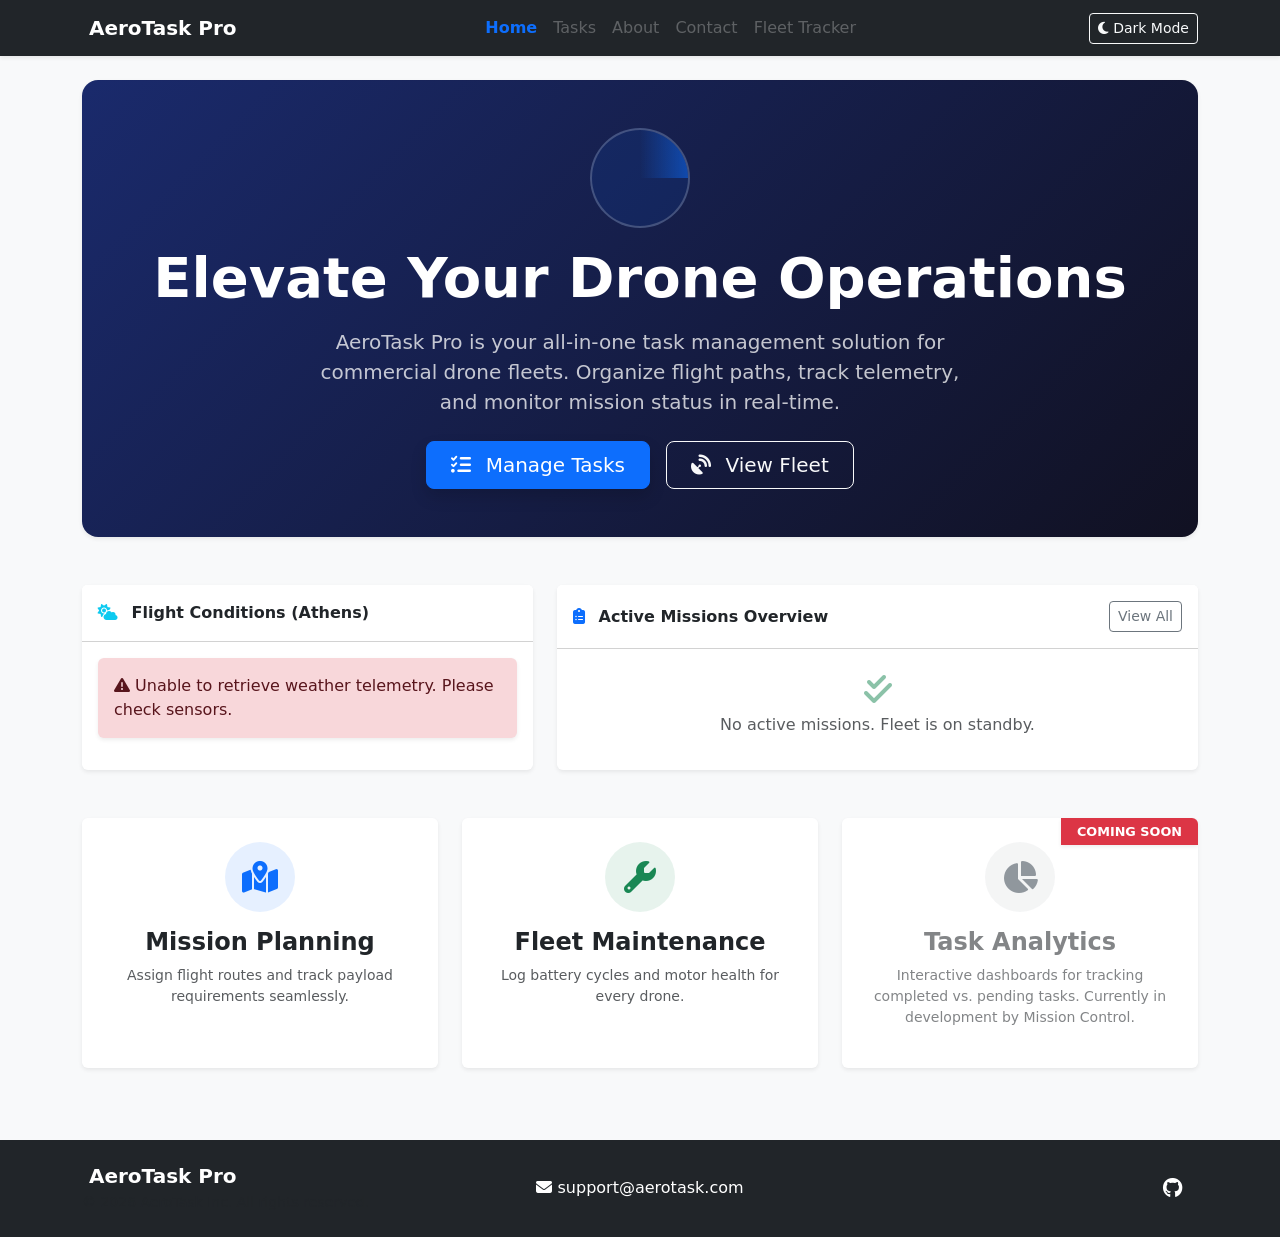
<file: index.html>
<!doctype html>
<html lang="en">
  <head>
    <meta charset="UTF-8" />
    <meta name="viewport" content="width=device-width, initial-scale=1.0" />
    <title>AeroTask Pro | Drone Fleet Management</title>

    <!-- SEO Meta Tags -->
    <meta
      name="description"
      content="AeroTask Pro is your all-in-one task management solution for commercial drone fleets. Organize flight paths, track telemetry, and monitor mission status in real-time."
    />

    <!-- Open Graph / Facebook -->
    <meta property="og:site_name" content="AeroTask Pro" />
    <meta property="og:type" content="website" />
    <meta property="og:url" content="https://yourdomain.com/" />
    <meta property="og:title" content="AeroTask Pro | Drone Fleet Management" />
    <meta
      property="og:description"
      content="AeroTask Pro is your all-in-one task management solution for commercial drone fleets. Organize flight paths, track telemetry, and monitor mission status in real-time."
    />
    <!-- Social Preview Image -->
    <meta
      property="og:image"
      content="https://aerotask.arvatech.click/images/social_preview.webp"
    />

    <!-- Twitter -->
    <meta name="twitter:card" content="summary_large_image" />
    <meta name="twitter:url" content="https://aerotask.arvatech.click/" />
    <meta
      name="twitter:title"
      content="AeroTask Pro | Drone Fleet Management"
    />
    <meta
      name="twitter:description"
      content="Organize flight paths, track telemetry, and monitor mission status in real-time."
    />
    <!-- Social Preview Image -->
    <meta
      name="twitter:image"
      content="https://aerotask.arvatech.click/images/social_preview.webp"
    />

    <!-- Favicon -->
    <link rel="icon" type="image/webp" href="images/logo.webp" />

    <!-- Core Stylesheets -->
    <link
      href="https://cdn.jsdelivr.net/npm/bootstrap@5.3.2/dist/css/bootstrap.min.css"
      rel="stylesheet"
    />
    <link
      rel="stylesheet"
      href="https://cdnjs.cloudflare.com/ajax/libs/font-awesome/6.4.2/css/all.min.css"
    />
    <link rel="stylesheet" href="style.css?v=13" />

    <!-- Core Scripts -->
    <script
      src="https://cdn.jsdelivr.net/npm/bootstrap@5.3.2/dist/js/bootstrap.bundle.min.js"
      defer
    ></script>
    <script src="https://code.jquery.com/jquery-3.7.1.min.js" defer></script>

    <!-- Core App Logic & Homepage Logic -->
    <script src="app.js?v=13" defer></script>
    <script src="index.js?v=13" defer></script>
  </head>

  <body class="d-flex flex-column min-vh-100 bg-light">
    <script>
      if (localStorage.getItem("darkMode") === "enabled") {
        document.body.classList.add("dark-mode");
      }
    </script>

    <!-- Header -->
    <div id="header-placeholder"></div>

    <!-- Main Content -->
    <main class="container my-4 flex-grow-1">
      <!-- HERO SECTION (Upgraded Visuals) -->
      <div
        class="hero-section rounded-4 shadow-sm mb-5 position-relative overflow-hidden"
      >
        <div
          class="hero-overlay p-5 text-center text-white d-flex flex-column justify-content-center align-items-center h-100"
        >
          <div class="radar-container mb-3">
            <div class="radar-sweep"></div>
            <i
              class="fa-solid fa-drone fa-2x text-light position-absolute top-50 start-50 translate-middle"
            ></i>
          </div>
          <h1 class="display-4 fw-bold mb-3">Elevate Your Drone Operations</h1>
          <p class="lead col-md-8 mx-auto mb-4 opacity-75">
            AeroTask Pro is your all-in-one task management solution for
            commercial drone fleets. Organize flight paths, track telemetry, and
            monitor mission status in real-time.
          </p>
          <div class="d-flex gap-3 justify-content-center">
            <a href="tasks.html" class="btn btn-primary btn-lg shadow px-4"
              ><i class="fa-solid fa-list-check me-2"></i> Manage Tasks</a
            >
            <a href="fleet.html" class="btn btn-outline-light btn-lg px-4"
              ><i class="fa-solid fa-satellite-dish me-2"></i> View Fleet</a
            >
          </div>
        </div>
      </div>

      <!-- WEATHER & ACTIVE TASKS WIDGETS -->
      <div class="row g-4 mb-5">
        <!-- Weather & Flight Conditions (Dynamic) -->
        <div class="col-lg-5">
          <div class="card shadow-sm border-0 h-100">
            <div class="card-header bg-white fw-bold py-3">
              <i class="fa-solid fa-cloud-sun text-info me-2"></i> Flight
              Conditions (Athens)
            </div>
            <div class="card-body d-flex flex-column" id="weather-container">
              <!-- Content injected via jQuery -->
              <div class="text-center py-4 text-muted">
                <span class="spinner-border spinner-border-sm me-2"></span>
                Fetching meteorological data...
              </div>
            </div>
          </div>
        </div>

        <!-- Recent / High Priority Tasks (Dynamic) -->
        <div class="col-lg-7">
          <div class="card shadow-sm border-0 h-100">
            <div
              class="card-header bg-white fw-bold py-3 d-flex justify-content-between align-items-center"
            >
              <div>
                <i class="fa-solid fa-clipboard-list text-primary me-2"></i>
                Active Missions Overview
              </div>
              <a href="tasks.html" class="btn btn-sm btn-outline-secondary"
                >View All</a
              >
            </div>
            <ul class="list-group list-group-flush" id="recent-tasks-list">
              <!-- Content injected via jQuery -->
            </ul>
          </div>
        </div>
      </div>

      <!-- FEATURES ROW -->
      <div class="row mb-5 text-center g-4">
        <div class="col-md-4">
          <div class="card h-100 border-0 shadow-sm feature-card bg-white">
            <div class="card-body p-4">
              <div
                class="feature-icon bg-primary bg-opacity-10 text-primary mb-3 mx-auto rounded-circle d-flex align-items-center justify-content-center"
                style="width: 70px; height: 70px"
              >
                <i class="fa-solid fa-map-location-dot fa-2x"></i>
              </div>
              <h4 class="fw-bold">Mission Planning</h4>
              <p class="text-muted small">
                Assign flight routes and track payload requirements seamlessly.
              </p>
            </div>
          </div>
        </div>
        <div class="col-md-4">
          <div class="card h-100 border-0 shadow-sm feature-card bg-white">
            <div class="card-body p-4">
              <div
                class="feature-icon bg-success bg-opacity-10 text-success mb-3 mx-auto rounded-circle d-flex align-items-center justify-content-center"
                style="width: 70px; height: 70px"
              >
                <i class="fa-solid fa-wrench fa-2x"></i>
              </div>
              <h4 class="fw-bold">Fleet Maintenance</h4>
              <p class="text-muted small">
                Log battery cycles and motor health for every drone.
              </p>
            </div>
          </div>
        </div>
        <div class="col-md-4">
          <div
            class="card h-100 border-0 shadow-sm feature-card bg-white position-relative overflow-hidden"
          >
            <!-- Task Analytics Coming Soon -->
            <div
              class="position-absolute top-0 end-0 bg-danger text-white px-3 py-1 fw-bold rounded-bottom-start shadow-sm"
              style="font-size: 0.8rem; z-index: 10"
            >
              COMING SOON
            </div>

            <div class="card-body p-4 opacity-75">
              <div
                class="feature-icon bg-secondary bg-opacity-10 text-secondary mb-3 mx-auto rounded-circle d-flex align-items-center justify-content-center"
                style="width: 70px; height: 70px"
              >
                <i class="fa-solid fa-chart-pie fa-2x"></i>
              </div>
              <h4 class="fw-bold text-muted">Task Analytics</h4>
              <p class="text-muted small">
                Interactive dashboards for tracking completed vs. pending tasks.
                Currently in development by Mission Control.
              </p>
            </div>
          </div>
        </div>
      </div>
    </main>

    <!-- Footer -->
    <div id="footer-placeholder"></div>
  </body>
</html>
</file>
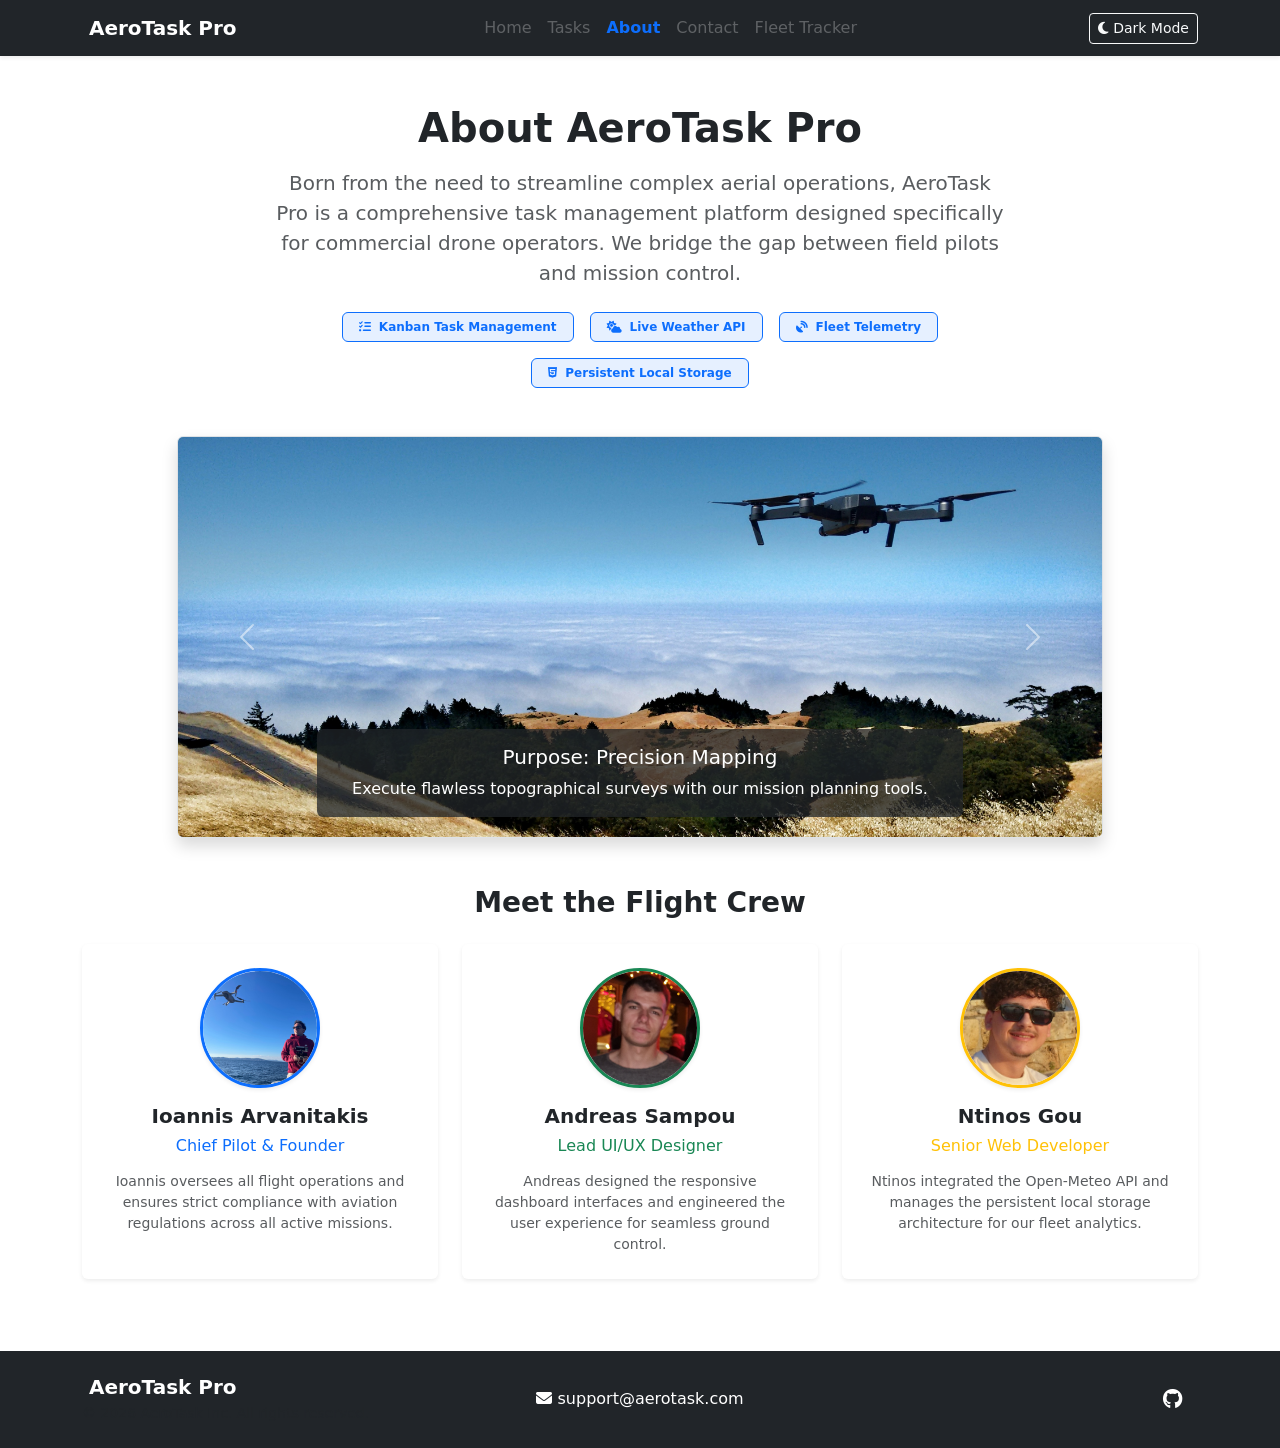
<file: about.html>
<!doctype html>
<html lang="en">
  <head>
    <meta charset="UTF-8" />
    <meta name="viewport" content="width=device-width, initial-scale=1.0" />
    <title>About | AeroTask Pro</title>

    <!-- SEO Meta Tags -->
    <meta
      name="description"
      content="Born from the need to streamline complex aerial operations, AeroTask Pro is the premier task management platform designed specifically for commercial drone operators."
    />

    <!-- Open Graph / Facebook -->
    <meta property="og:site_name" content="AeroTask Pro" />
    <meta property="og:type" content="website" />
    <meta
      property="og:url"
      content="https://aerotask.arvatech.click/about.html"
    />
    <meta property="og:title" content="About | AeroTask Pro" />
    <meta
      property="og:description"
      content="Born from the need to streamline complex aerial operations, AeroTask Pro is the premier task management platform designed specifically for commercial drone operators."
    />
    <!-- Social Preview Image -->
    <meta
      property="og:image"
      content="https://aerotask.arvatech.click/images/social_preview.webp"
    />

    <!-- Twitter -->
    <meta name="twitter:card" content="summary_large_image" />
    <meta
      name="twitter:url"
      content="https://aerotask.arvatech.click/about.html"
    />
    <meta name="twitter:title" content="About | AeroTask Pro" />
    <meta
      name="twitter:description"
      content="Born from the need to streamline complex aerial operations, AeroTask Pro is the premier task management platform designed specifically for commercial drone operators."
    />
    <!-- Social Preview Image -->
    <meta
      name="twitter:image"
      content="https://aerotask.arvatech.click/images/social_preview.webp"
    />

    <!-- Favicon -->
    <link rel="icon" type="image/webp" href="images/logo.webp" />

    <!-- Core Stylesheets -->
    <link
      href="https://cdn.jsdelivr.net/npm/bootstrap@5.3.2/dist/css/bootstrap.min.css"
      rel="stylesheet"
    />
    <link
      rel="stylesheet"
      href="https://cdnjs.cloudflare.com/ajax/libs/font-awesome/6.4.2/css/all.min.css"
    />
    <link rel="stylesheet" href="style.css?v=13" />

    <!-- Core Scripts -->
    <script src="https://code.jquery.com/jquery-3.7.1.min.js" defer></script>
    <script
      src="https://cdn.jsdelivr.net/npm/bootstrap@5.3.2/dist/js/bootstrap.bundle.min.js"
      defer
    ></script>

    <!-- Core App Logic -->
    <script src="app.js?v=5" defer></script>
  </head>

  <body class="d-flex flex-column min-vh-100">
    <script>
      if (localStorage.getItem("darkMode") === "enabled") {
        document.body.classList.add("dark-mode");
      }
    </script>

    <div id="header-placeholder"></div>

    <main class="container my-5">
      <!-- 1. About Section  -->
      <div class="row mb-5 text-center">
        <div class="col-lg-8 mx-auto">
          <h1 class="fw-bold mb-3">About AeroTask Pro</h1>
          <p class="lead text-muted mb-4">
            Born from the need to streamline complex aerial operations, AeroTask
            Pro is a comprehensive task management platform designed
            specifically for commercial drone operators. We bridge the gap
            between field pilots and mission control.
          </p>
          <!-- Features List -->
          <div class="d-flex flex-wrap justify-content-center gap-3 mt-3">
            <span
              class="badge bg-primary bg-opacity-10 text-primary border border-primary px-3 py-2"
              ><i class="fa-solid fa-list-check me-2"></i>Kanban Task
              Management</span
            >
            <span
              class="badge bg-primary bg-opacity-10 text-primary border border-primary px-3 py-2"
              ><i class="fa-solid fa-cloud-sun me-2"></i>Live Weather API</span
            >
            <span
              class="badge bg-primary bg-opacity-10 text-primary border border-primary px-3 py-2"
              ><i class="fa-solid fa-satellite-dish me-2"></i>Fleet
              Telemetry</span
            >
            <span
              class="badge bg-primary bg-opacity-10 text-primary border border-primary px-3 py-2"
              ><i class="fa-brands fa-html5 me-2"></i>Persistent Local
              Storage</span
            >
          </div>
        </div>
      </div>

      <!-- 4. Carousel -->
      <div class="row mb-5">
        <div class="col-lg-10 mx-auto">
          <div
            id="droneCarousel"
            class="carousel slide shadow rounded overflow-hidden border"
            data-bs-ride="carousel"
          >
            <div class="carousel-inner">
              <div class="carousel-item active">
                <img
                  src="images/drone-mapping-unsplash.jpg"
                  class="d-block w-100"
                  alt="Drone in flight"
                  style="height: 400px; object-fit: cover"
                />
                <div
                  class="carousel-caption d-none d-md-block bg-dark bg-opacity-75 rounded p-3"
                >
                  <h5>Purpose: Precision Mapping</h5>
                  <p class="mb-0">
                    Execute flawless topographical surveys with our mission
                    planning tools.
                  </p>
                </div>
              </div>
              <div class="carousel-item">
                <img
                  src="images/drone-fleet-unsplash.jpg"
                  class="d-block w-100"
                  alt="Drone fleet"
                  style="height: 400px; object-fit: cover"
                />
                <div
                  class="carousel-caption d-none d-md-block bg-dark bg-opacity-75 rounded p-3"
                >
                  <h5>Feature: Fleet Maintenance</h5>
                  <p class="mb-0">
                    Track battery life and motor health to keep your fleet
                    airborne.
                  </p>
                </div>
              </div>
              <!-- Testimonial Slide -->
              <div class="carousel-item">
                <div
                  class="d-flex align-items-center justify-content-center bg-primary bg-opacity-10 w-100"
                  style="height: 400px"
                >
                  <div class="text-center px-5">
                    <i
                      class="fa-solid fa-quote-left fa-3x text-primary opacity-50 mb-3"
                    ></i>
                    <h4 class="text-dark fst-italic">
                      "Building AeroTask Pro allowed us to master Bootstrap 5,
                      asynchronous APIs, and persistent state management."
                    </h4>
                    <p class="text-muted mt-3 fw-bold">
                      - The Development Team
                    </p>
                  </div>
                </div>
              </div>
            </div>
            <button
              class="carousel-control-prev"
              type="button"
              data-bs-target="#droneCarousel"
              data-bs-slide="prev"
            >
              <span
                class="carousel-control-prev-icon"
                aria-hidden="true"
              ></span>
              <span class="visually-hidden">Previous</span>
            </button>
            <button
              class="carousel-control-next"
              type="button"
              data-bs-target="#droneCarousel"
              data-bs-slide="next"
            >
              <span
                class="carousel-control-next-icon"
                aria-hidden="true"
              ></span>
              <span class="visually-hidden">Next</span>
            </button>
          </div>
        </div>
      </div>

      <!-- Team Members Grid Cards -->
      <div class="row text-center">
        <h3 class="fw-bold mb-4">Meet the Flight Crew</h3>

        <div class="col-md-4 mb-4">
          <div class="card h-100 shadow-sm border-0">
            <div class="card-body p-4">
              <img
                src="images/IMG_2765.JPG"
                class="rounded-circle mb-3 shadow-sm border border-3 border-primary"
                alt="Ioannis Arvanitakis"
                style="width: 120px; height: 120px; object-fit: cover"
              />
              <h5 class="card-title fw-bold">Ioannis Arvanitakis</h5>
              <h6 class="text-primary mb-3">Chief Pilot & Founder</h6>
              <p class="card-text text-muted small">
                Ioannis oversees all flight operations and ensures strict
                compliance with aviation regulations across all active missions.
              </p>
            </div>
          </div>
        </div>

        <div class="col-md-4 mb-4">
          <div class="card h-100 shadow-sm border-0">
            <div class="card-body p-4">
              <img
                src="images/andreas.jpg"
                class="rounded-circle mb-3 shadow-sm border border-3 border-success"
                alt="Maria Papas"
                style="width: 120px; height: 120px; object-fit: cover"
              />
              <h5 class="card-title fw-bold">Andreas Sampou</h5>
              <h6 class="text-success mb-3">Lead UI/UX Designer</h6>
              <p class="card-text text-muted small">
                Andreas designed the responsive dashboard interfaces and
                engineered the user experience for seamless ground control.
              </p>
            </div>
          </div>
        </div>

        <div class="col-md-4 mb-4">
          <div class="card h-100 shadow-sm border-0">
            <div class="card-body p-4">
              <img
                src="images/ntinos.jpg"
                class="rounded-circle mb-3 shadow-sm border border-3 border-warning"
                alt="Nikos Georgiou"
                style="width: 120px; height: 120px; object-fit: cover"
              />
              <h5 class="card-title fw-bold">Ntinos Gou</h5>
              <h6 class="text-warning mb-3">Senior Web Developer</h6>
              <p class="card-text text-muted small">
                Ntinos integrated the Open-Meteo API and manages the persistent
                local storage architecture for our fleet analytics.
              </p>
            </div>
          </div>
        </div>
      </div>
    </main>

    <div id="footer-placeholder"></div>
  </body>
</html>
</file>
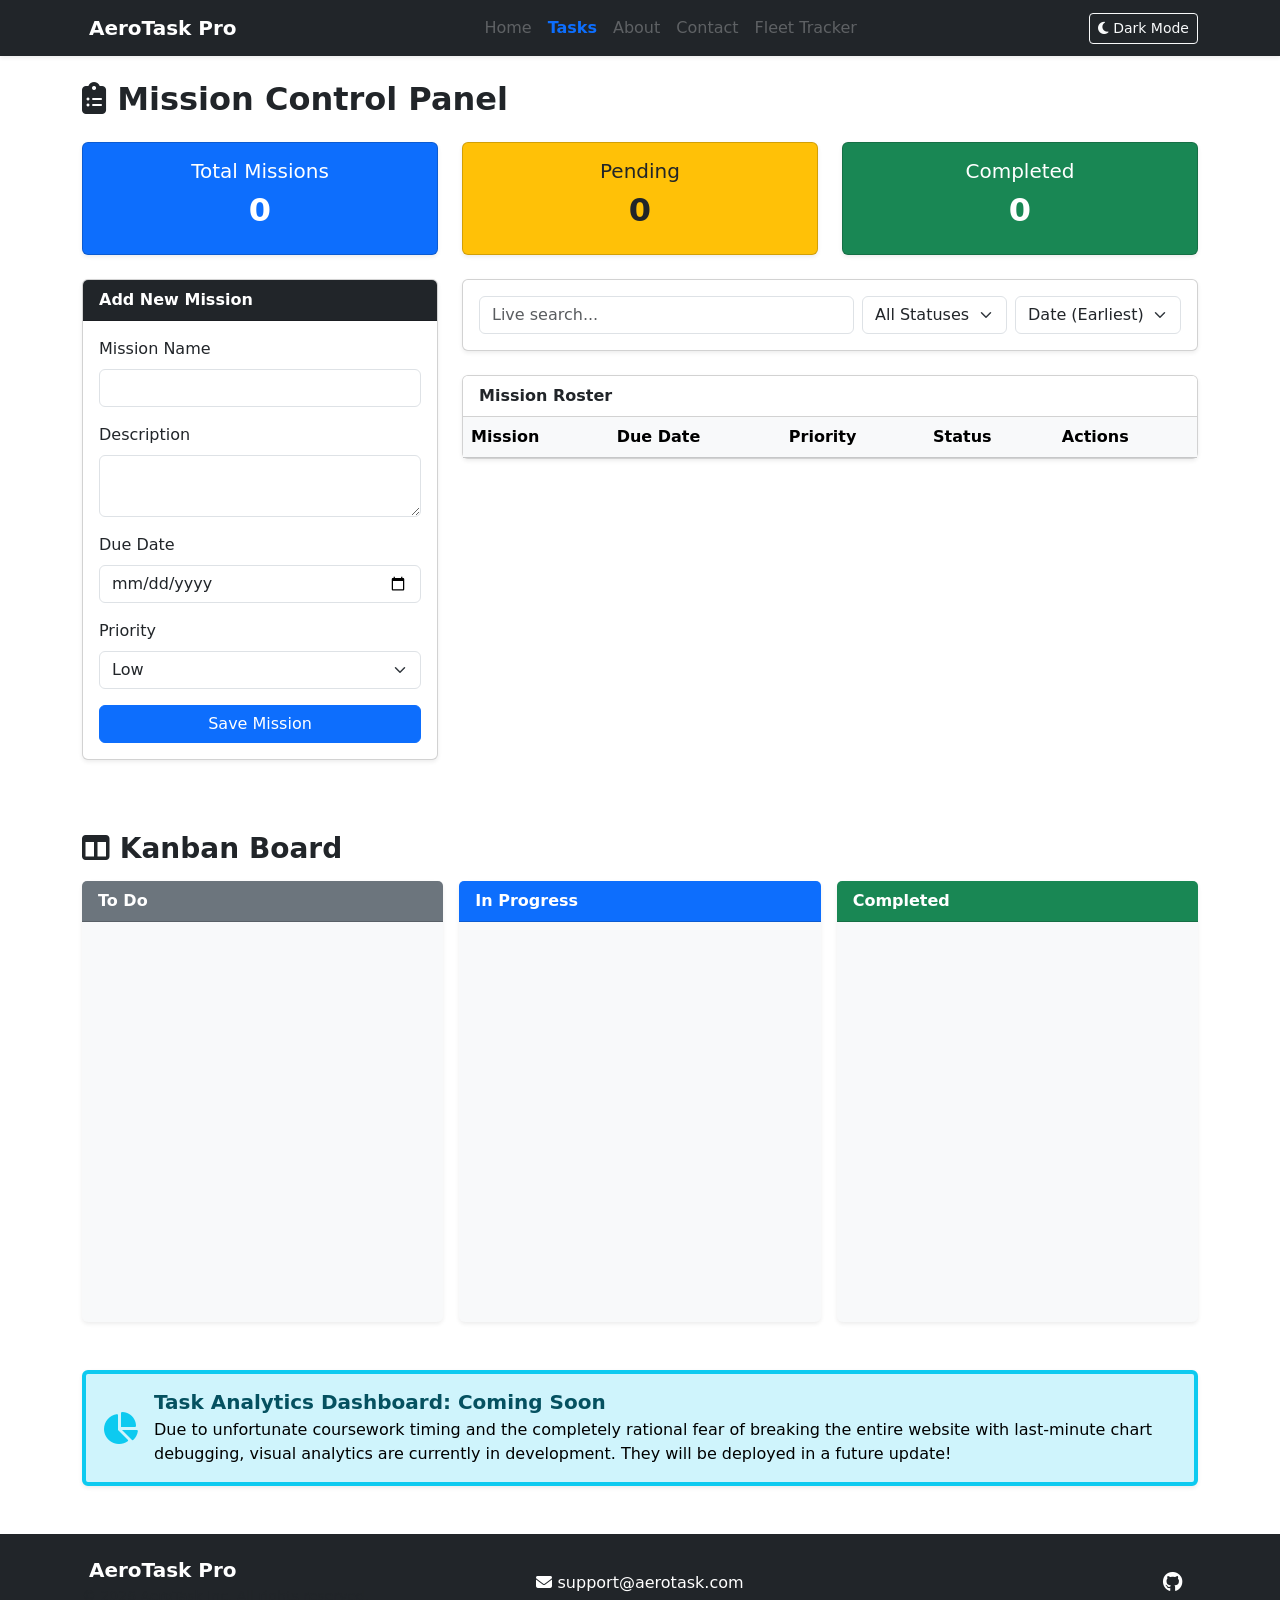
<file: tasks.html>
<!doctype html>
<html lang="en">
  <head>
    <meta charset="UTF-8" />
    <meta name="viewport" content="width=device-width, initial-scale=1.0" />
    <title>Manage Tasks | AeroTask Pro</title>

    <!-- SEO Meta Tags -->
    <meta
      name="description"
      content="Manage and organize your drone fleet missions, track maintenance logs, and update live flight statuses with the AeroTask Pro task board."
    />

    <!-- Open Graph / Facebook -->
    <meta property="og:site_name" content="AeroTask Pro" />
    <meta property="og:type" content="website" />
    <meta
      property="og:url"
      content="https://aerotask.arvatech.click/tasks.html"
    />
    <meta property="og:title" content="Manage Tasks | AeroTask Pro" />
    <meta
      property="og:description"
      content="Manage and organize your drone fleet missions, track maintenance logs, and update live flight statuses with the AeroTask Pro task board."
    />
    <!-- Social Preview Image -->
    <meta
      property="og:image"
      content="https://aerotask.arvatech.click/images/social_preview.webp"
    />

    <!-- Twitter -->
    <meta name="twitter:card" content="summary_large_image" />
    <meta
      name="twitter:url"
      content="https://aerotask.arvatech.click/tasks.html"
    />
    <meta name="twitter:title" content="Manage Tasks | AeroTask Pro" />
    <meta
      name="twitter:description"
      content="Manage and organize your drone fleet missions, track maintenance logs, and update live flight statuses with the AeroTask Pro task board."
    />
    <!-- Social Preview Image -->
    <meta
      name="twitter:image"
      content="https://aerotask.arvatech.click/images/social_preview.webp"
    />

    <!-- Favicon -->
    <link rel="icon" type="image/webp" href="images/logo.webp" />

    <!-- Core Stylesheets -->
    <link
      href="https://cdn.jsdelivr.net/npm/bootstrap@5.3.2/dist/css/bootstrap.min.css"
      rel="stylesheet"
    />
    <link
      rel="stylesheet"
      href="https://cdnjs.cloudflare.com/ajax/libs/font-awesome/6.4.2/css/all.min.css"
    />
    <link rel="stylesheet" href="style.css?v=13" />

    <!-- Core Scripts -->
    <script
      src="https://cdn.jsdelivr.net/npm/bootstrap@5.3.2/dist/js/bootstrap.bundle.min.js"
      defer
    ></script>
    <script src="https://code.jquery.com/jquery-3.7.1.min.js" defer></script>

    <!-- Core App Logic & Tasks Logic -->
    <script src="app.js?v=13" defer></script>
    <script src="tasks.js?v=13" defer></script>
  </head>
  <body class="d-flex flex-column min-vh-100">
    <script>
      if (localStorage.getItem("darkMode") === "enabled") {
        document.body.classList.add("dark-mode");
      }
    </script>

    <div id="header-placeholder"></div>

    <main class="container my-4">
      <h2 class="fw-bold mb-4">
        <i class="fa-solid fa-clipboard-list"></i> Mission Control Panel
      </h2>

      <!-- Dashboard Summary -->
      <div class="row mb-4 text-center">
        <div class="col-md-4">
          <div class="card shadow-sm bg-primary text-white">
            <div class="card-body">
              <h5>Total Missions</h5>
              <h2 class="fw-bold" data-summary="total">0</h2>
            </div>
          </div>
        </div>
        <div class="col-md-4">
          <div class="card shadow-sm bg-warning text-dark">
            <div class="card-body">
              <h5>Pending</h5>
              <h2 class="fw-bold" data-summary="pending">0</h2>
            </div>
          </div>
        </div>
        <div class="col-md-4">
          <div class="card shadow-sm bg-success text-white">
            <div class="card-body">
              <h5>Completed</h5>
              <h2 class="fw-bold" data-summary="completed">0</h2>
            </div>
          </div>
        </div>
      </div>

      <div class="row">
        <!-- Task Entry Form -->
        <div class="col-lg-4 mb-4">
          <div class="card shadow-sm">
            <div class="card-header bg-dark text-white fw-bold">
              Add New Mission
            </div>
            <div class="card-body">
              <form data-form="task-entry" novalidate>
                <!-- Hidden input to store task ID when editing -->
                <input type="hidden" name="taskId" />

                <div class="mb-3">
                  <label for="taskName" class="form-label">Mission Name</label>
                  <input
                    type="text"
                    class="form-control"
                    name="taskName"
                    required
                  />
                  <div class="invalid-feedback">
                    Please enter a mission name.
                  </div>
                </div>
                <div class="mb-3">
                  <label for="taskDesc" class="form-label">Description</label>
                  <textarea
                    class="form-control"
                    name="taskDesc"
                    rows="2"
                    required
                  ></textarea>
                  <div class="invalid-feedback">
                    Please provide a mission description.
                  </div>
                </div>
                <div class="mb-3">
                  <label for="taskDate" class="form-label">Due Date</label>
                  <input
                    type="date"
                    class="form-control"
                    name="taskDate"
                    required
                  />
                  <div class="invalid-feedback">Please select a due date.</div>
                </div>
                <div class="mb-3">
                  <label for="taskPriority" class="form-label">Priority</label>
                  <select
                    class="form-select"
                    id="taskPriority"
                    name="taskPriority"
                    required
                  >
                    <option value="Low">Low</option>
                    <option value="Medium">Medium</option>
                    <option value="High">High</option>
                  </select>
                </div>
                <button type="submit" class="btn btn-primary w-100">
                  Save Mission
                </button>
              </form>
            </div>
          </div>
        </div>

        <!-- Task Display & Controls -->
        <div class="col-lg-8">
          <!-- Controls: Search, Filter, Sort -->
          <div class="card shadow-sm mb-4">
            <div class="card-body d-flex gap-2 flex-wrap">
              <input
                type="text"
                class="form-control w-auto flex-grow-1"
                data-input="search"
                placeholder="Live search..."
              />
              <select
                class="form-select w-auto"
                data-select="filter-status"
                aria-label="Filter tasks by status"
              >
                <option value="all">All Statuses</option>
                <option value="pending">Pending</option>
                <option value="in-progress">In Progress</option>
                <option value="completed">Completed</option>
              </select>
              <select
                class="form-select w-auto"
                data-select="sort"
                aria-label="Sort tasks"
              >
                <option value="date-asc">Date (Earliest)</option>
                <option value="date-desc">Date (Latest)</option>
                <option value="name-asc">Name (A-Z)</option>
              </select>
            </div>
          </div>

          <!-- Table View -->
          <div class="card shadow-sm">
            <div class="card-header bg-white fw-bold">Mission Roster</div>
            <div class="table-responsive">
              <table class="table table-hover align-middle mb-0">
                <thead class="table-light">
                  <tr>
                    <th>Mission</th>
                    <th>Due Date</th>
                    <th>Priority</th>
                    <th>Status</th>
                    <th>Actions</th>
                  </tr>
                </thead>
                <tbody data-container="task-list"></tbody>
              </table>
            </div>
          </div>
        </div>
      </div>

      <!-- Kanban Board -->
      <h3 class="fw-bold mt-5 mb-3">
        <i class="fa-solid fa-table-columns"></i> Kanban Board
      </h3>
      <div class="row g-3 mb-5">
        <!-- To Do Column -->
        <div class="col-md-4">
          <div class="card shadow-sm h-100 bg-light border-0">
            <div class="card-header bg-secondary text-white fw-bold">To Do</div>
            <div
              class="card-body d-flex flex-column gap-2 kanban-column"
              data-kanban-status="pending"
              style="min-height: 400px"
            ></div>
          </div>
        </div>

        <!-- In Progress Column -->
        <div class="col-md-4">
          <div class="card shadow-sm h-100 bg-light border-0">
            <div class="card-header bg-primary text-white fw-bold">
              In Progress
            </div>
            <div
              class="card-body d-flex flex-column gap-2 kanban-column"
              data-kanban-status="in-progress"
              style="min-height: 400px"
            ></div>
          </div>
        </div>

        <!-- Completed Column -->
        <div class="col-md-4">
          <div class="card shadow-sm h-100 bg-light border-0">
            <div class="card-header bg-success text-white fw-bold">
              Completed
            </div>
            <div
              class="card-body d-flex flex-column gap-2 kanban-column"
              data-kanban-status="completed"
              style="min-height: 400px"
            ></div>
          </div>
        </div>
      </div>

      <!-- Analytics Coming Soon Notice -->
      <div
        class="alert alert-info border-info border-start border-4 shadow-sm mb-4"
        role="alert"
      >
        <div class="d-flex align-items-center">
          <i class="fa-solid fa-chart-pie fa-2x me-3 text-info"></i>
          <div>
            <h5 class="alert-heading fw-bold mb-1">
              Task Analytics Dashboard: Coming Soon
            </h5>
            <p class="mb-0 text-black">
              Due to unfortunate coursework timing and the completely rational
              fear of breaking the entire website with last-minute chart
              debugging, visual analytics are currently in development. They
              will be deployed in a future update!
            </p>
          </div>
        </div>
      </div>

      <!-- Mobile Kanban Move Modal (Tap to move) -->
      <div
        class="modal fade"
        id="moveTaskModal"
        tabindex="-1"
        aria-hidden="true"
      >
        <div class="modal-dialog modal-dialog-centered">
          <div class="modal-content">
            <div class="modal-header bg-dark text-white">
              <h5 class="modal-title">
                <i class="fa-solid fa-arrows-up-down-left-right"></i> Transfer
                Mission
              </h5>
              <button
                type="button"
                class="btn-close btn-close-white"
                data-bs-dismiss="modal"
                aria-label="Close"
              ></button>
            </div>
            <div class="modal-body text-center p-4">
              <p class="mb-4">
                Where would you like to transfer <br /><strong
                  id="moveTaskName"
                  class="fs-5 text-primary"
                ></strong
                >?
              </p>
              <!-- Buttons will be injected here by JavaScript to avoid inline onclicks -->
              <div class="d-grid gap-3" id="moveTaskButtons"></div>
            </div>
          </div>
        </div>
      </div>

      <!-- Delete Confirmation Modal -->
      <div
        class="modal fade"
        id="deleteTaskModal"
        tabindex="-1"
        aria-hidden="true"
      >
        <div class="modal-dialog modal-dialog-centered">
          <div class="modal-content">
            <div class="modal-header bg-danger text-white">
              <h5 class="modal-title">
                <i class="fa-solid fa-triangle-exclamation"></i> Confirm
                Deletion
              </h5>
              <button
                type="button"
                class="btn-close btn-close-white"
                data-bs-dismiss="modal"
                aria-label="Close"
              ></button>
            </div>
            <div class="modal-body text-center p-4">
              <p class="mb-4 text-dark fs-5">
                Are you sure you want to permanently delete this mission?
              </p>
              <div class="d-flex justify-content-center gap-3">
                <button
                  type="button"
                  class="btn btn-secondary px-4"
                  data-bs-dismiss="modal"
                >
                  Cancel
                </button>
                <button
                  type="button"
                  class="btn btn-danger px-4"
                  id="confirmDeleteBtn"
                >
                  Delete Mission
                </button>
              </div>
            </div>
          </div>
        </div>
      </div>
    </main>

    <div id="footer-placeholder"></div>
  </body>
</html>
</file>
<file: style.css>
/* =========================================
   TABLE OF CONTENTS
   =========================================
   1. Base Dark Mode Styles
   2. Dark Mode: Typography & Tables
   3. Dark Mode: Forms, Inputs & UI Elements
   4. Layout Enhancements (Header & Animations)
   5. Homepage Specific Styles (Hero & Cards)
   6. Tasks Page & Kanban Board Styles
   ========================================= */

/* =========================================
   1. Base Dark Mode Styles
   ========================================= */
body.dark-mode {
    background-color: #121212 !important;
    color: #ffffff !important;
}

body.dark-mode .bg-light,
body.dark-mode .navbar,
body.dark-mode .footer,
body.dark-mode .card,
body.dark-mode .card-header,
body.dark-mode .accordion-item,
body.dark-mode .accordion-button,
body.dark-mode .list-group-item,
body.dark-mode .modal-content {
    background-color: #1e1e1e !important;
    border-color: #333 !important;
    color: #ffffff !important;
}

/* =========================================
   2. Dark Mode: Typography & Tables
   ========================================= */
body.dark-mode .text-dark,
body.dark-mode .text-muted {
    color: #cccccc !important;
}

body.dark-mode .navbar-brand,
body.dark-mode .nav-link {
    color: #ffffff !important;
}

body.dark-mode .border-bottom,
body.dark-mode .border-top {
    border-color: #333 !important;
}

body.dark-mode .table,
body.dark-mode .table th,
body.dark-mode .table td,
body.dark-mode .table thead th {
    background-color: #1e1e1e !important;
    border-color: #333 !important;
    color: #ffffff !important;
}

/* =========================================
   3. Dark Mode: Forms, Inputs & UI Elements
   ========================================= */
body.dark-mode .card-body input,  
body.dark-mode .card-body textarea,
body.dark-mode select.form-select {
    background-color: #1e1e1e !important;
    border-color: #333 !important;
    color: #ffffff !important;
}

/* Fix input placeholder text visibility in dark mode */
body.dark-mode input::placeholder,
body.dark-mode textarea::placeholder {
    color: #888888 !important;
}

body.dark-mode .accordion-button::after {
    filter: invert(1);
}

body.dark-mode .btn-outline-dark {
    color: #f8f9fa !important;
    border-color: #f8f9fa !important;
}

body.dark-mode .btn-outline-dark:hover {
    background-color: #f8f9fa !important;
    color: #212529 !important;
}

/* =========================================
   4. Layout Enhancements (Header & Animations)
   ========================================= */
#header-placeholder {
    min-height: 56px; 
}

body {
    animation: quickFade 0.25s ease-in-out forwards;
}

@keyframes quickFade {
    0% { opacity: 0; }
    100% { opacity: 1; }
}

.navbar-nav .nav-link {
    opacity: 0.5;
    transition: opacity 0.3s ease, color 0.3s ease;
}

.navbar-nav .nav-link:hover {
    opacity: 0.8;
}

.navbar-nav .nav-link.active {
    opacity: 1 !important;
    font-weight: 700;
    color: #0d6efd !important; 
}

body.dark-mode .navbar-nav .nav-link.active {
    color: #6ea8fe !important; 
}

.card {
    transition: transform 0.2s ease-in-out;
}

.card:hover {
    transform: translateY(-5px);
}

/* =========================================
   5. Homepage Specific Styles (Hero & Cards)
   ========================================= */
.hero-section {
    background: linear-gradient(135deg, #1a2a6c 0%, #112 100%);
    background-size: cover;
    background-position: center;
    min-height: 400px;
}

.radar-container {
    position: relative;
    width: 100px;
    height: 100px;
    border-radius: 50%;
    border: 2px solid rgba(255, 255, 255, 0.2);
    background: rgba(13, 110, 253, 0.1);
    overflow: hidden;
}

.radar-sweep {
    position: absolute;
    top: 0;
    left: 50%;
    width: 50%;
    height: 50%;
    background: linear-gradient(90deg, rgba(13,110,253,0) 0%, rgba(13,110,253,0.5) 100%);
    transform-origin: bottom left;
    animation: sweep 3s infinite linear;
}

@keyframes sweep {
    from { transform: rotate(0deg); }
    to { transform: rotate(360deg); }
}

.feature-card {
    transition: transform 0.3s ease, box-shadow 0.3s ease;
}
.feature-card:hover {
    transform: translateY(-10px);
    box-shadow: 0 1rem 3rem rgba(0,0,0,0.1) !important;
}

body.dark-mode .feature-card,
body.dark-mode .alert-success,
body.dark-mode .alert-danger,
body.dark-mode .alert-warning {
    background-color: #1e1e1e !important;
    border-color: #333 !important;
}

body.dark-mode .alert-success { color: #75b798; }
body.dark-mode .alert-danger { color: #ea868f; }
body.dark-mode .alert-warning { color: #ffda6a; }

body.dark-mode .feature-icon.bg-primary { background-color: rgba(13, 110, 253, 0.2) !important; }
body.dark-mode .feature-icon.bg-success { background-color: rgba(25, 135, 84, 0.2) !important; }
body.dark-mode .feature-icon.bg-warning { background-color: rgba(255, 193, 7, 0.2) !important; }

/* =========================================
   6. Tasks Page & Kanban Board Styles
   ========================================= */
body.dark-mode .kanban-column .card {
    background-color: #2c2c2c !important;
    border: 1px solid #444 !important;
}

body.dark-mode .kanban-column .card:hover {
    border-color: #0d6efd !important;
}

body.dark-mode .kanban-column .card,
body.dark-mode .kanban-column .card h6 {
    color: #ffffff !important;
}

body.dark-mode .kanban-column .card small {
    color: #aaaaaa !important;
}

/* Warning summary card styling fixes */
body.dark-mode .bg-warning {
    background-color: #ffc107 !important; /* Forces the background to stay yellow */
    color: #212529 !important; /* Forces text to be dark grey */
}
body.dark-mode .bg-warning h5,
body.dark-mode .bg-warning h2 {
    color: #212529 !important; /* Forces headers to be dark grey */
}
</file>
